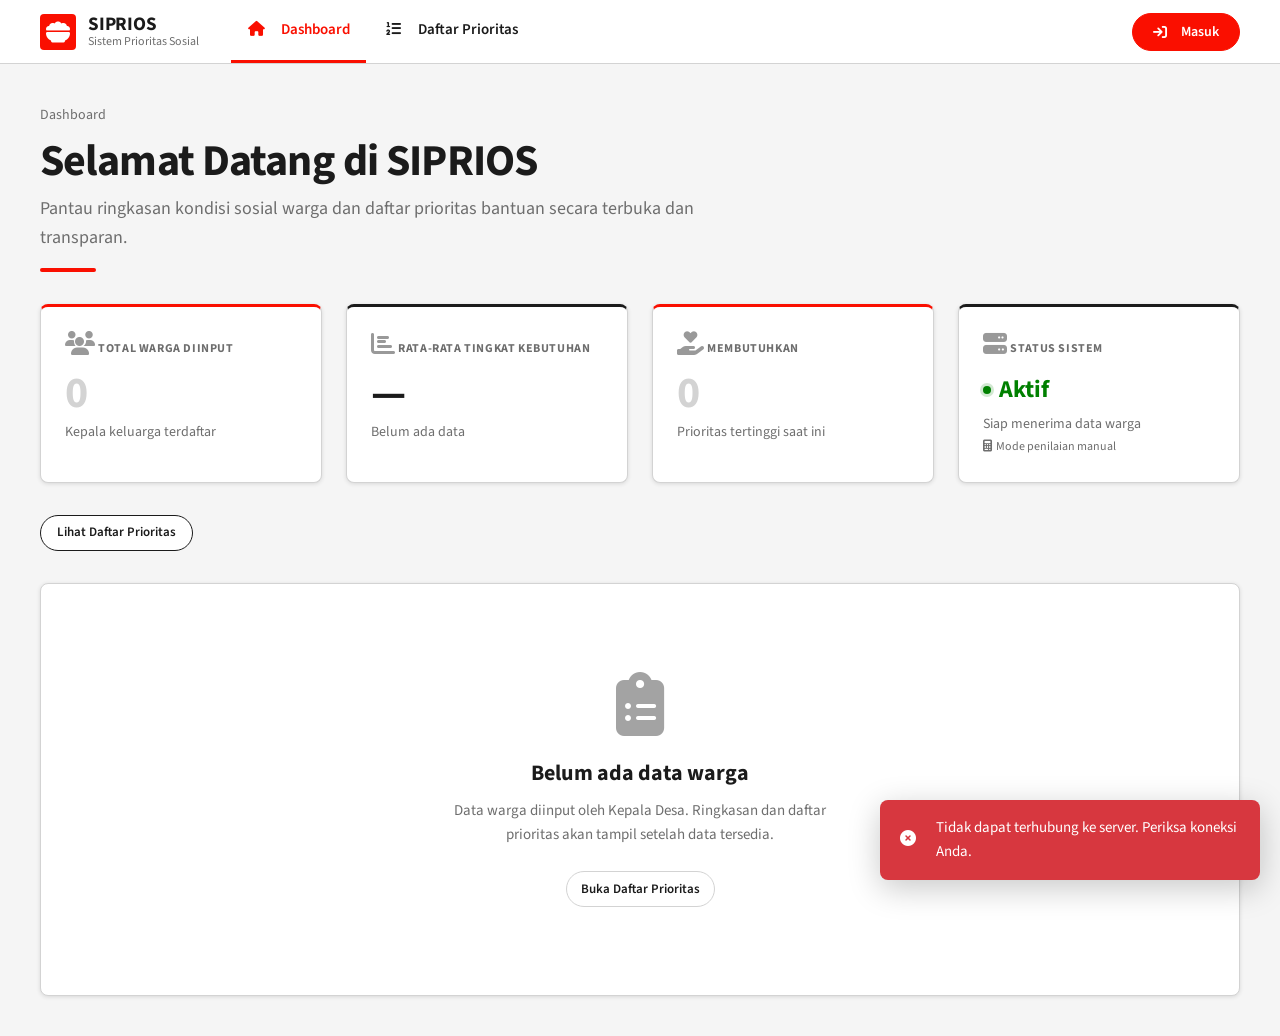
<file: frontend/index.html>
<!DOCTYPE html>
<html lang="id">
<head>
<meta charset="UTF-8">
<meta name="viewport" content="width=device-width, initial-scale=1.0">
<title>SIPRIOS</title>
<link rel="icon" type="image/svg+xml" href="assets/favicon.svg">
<link rel="stylesheet" href="css/style.css">
<link rel="stylesheet" href="assets/fontawesome/css/all.min.css">
</head>
<body>
<div class="app" data-screen-label="Dashboard">
  <div id="shell-sidebar"></div>
  <div class="main">
    <div id="shell-topbar"></div>
    <div class="content">
      <div class="content__inner">

        <nav class="breadcrumb"><span>Dashboard</span></nav>
        <div class="page-hero">
          <h1>Selamat Datang, Pengurus RT</h1>
          <p>Kelola data sosial warga RT dengan adil dan transparan. Pantau ringkasan kondisi warga di wilayah Anda di bawah ini.</p>
          <div class="batik-rule"></div>
        </div>

        <!-- Stat cards -->
        <div class="stat-grid" id="statGrid"></div>

        <!-- CTA -->
        <div style="display:flex;gap:16px;flex-wrap:wrap;margin-bottom:32px;">
          <a class="btn btn--primary btn--lg" href="pages/input.html" id="ctaInput" style="display:none;">Input Data Warga</a>
          <a class="btn btn--outline btn--lg" href="pages/prioritas.html">Lihat Daftar Prioritas</a>
        </div>

        <!-- Distribusi + Data terbaru -->
        <div id="dataArea"></div>

      </div>
    </div>
  </div>
</div>

<script src="js/core.js"></script>
<script>
(function () {
  var S = window.SIPRIOS;
  if (!S.renderShell({ active: "/index.html", title: "Dashboard" })) return;

  var user = S.Auth.current();
  var isKepalaDesa = S.Auth.isKepalaDesa();
  var ctaInput = document.getElementById("ctaInput");
  if (ctaInput && isKepalaDesa) ctaInput.style.display = "inline-flex";

  // Sapa pengguna sesuai status
  var heroH1 = document.querySelector(".page-hero h1");
  var heroP = document.querySelector(".page-hero p");
  if (heroH1) heroH1.textContent = user ? ("Selamat Datang, " + user.nama) : "Selamat Datang di SIPRIOS";
  if (heroP) heroP.textContent = isKepalaDesa
    ? "Kelola data sosial warga desa dengan adil dan transparan. Pantau ringkasan kondisi warga di bawah ini."
    : "Pantau ringkasan kondisi sosial warga dan daftar prioritas bantuan secara terbuka dan transparan.";

  S.overlay(true, "Memuat data...");
  Promise.all([
    S.listWarga(),
    fetch(S.API_BASE + "/health").then(function (r) { return r.json(); }).catch(function () { return null; })
  ]).then(function (res) {
    S.overlay(false);
    renderDashboard(res[0], res[1]);
  }).catch(function (err) {
    S.overlay(false);
    S.toast(err.message || "Gagal memuat data warga dari server.", "error");
    renderDashboard([], null);
  });

  function renderDashboard(list, health) {
  var total = list.length;
  var avg = total ? Math.round(list.reduce(function (a, w) { return a + w.score; }, 0) / total) : null;
  var sangat = list.filter(function (w) { return w.score >= 70; }).length;

  // Stat cards
  var cards = [
    { label: "Total Warga Diinput", value: total, hint: "Kepala keluarga terdaftar", accent: "", icon: "fa-users" },
    { label: "Rata-rata Tingkat Kebutuhan", value: avg === null ? "&mdash;" : avg, hint: total ? "Skala 0–100" : "Belum ada data", accent: "gold", icon: "fa-chart-bar" },
    { label: "Membutuhkan", value: sangat, hint: "Prioritas tertinggi saat ini", accent: "", icon: "fa-hand-holding-heart" }
  ];
  var html = cards.map(function (c) {
    var empty = (c.value === 0 || c.value === "&mdash;") ? " is-empty" : "";
    return '<div class="stat-card ' + (c.accent === "gold" ? "accent-gold" : "") + '">' +
      '<div class="label"><i class="fa-solid ' + c.icon + ' stat-icon"></i> ' + c.label + '</div>' +
      '<div class="value' + empty + '">' + c.value + '</div>' +
      '<div class="hint">' + c.hint + '</div></div>';
  }).join("");
  // Status sistem card
  var mlIcon, mlText, mlColor;
  if (health && health.ml_tabular && health.ml_cv) {
    mlIcon = "fa-brain"; mlText = "Model AI aktif"; mlColor = "#008000";
  } else if (health && health.ml_tabular) {
    mlIcon = "fa-brain"; mlText = "Model AI aktif (tanpa analisis foto)"; mlColor = "#008000";
  } else {
    mlIcon = "fa-calculator"; mlText = "Mode penilaian manual"; mlColor = "#6E6E6E";
  }
  html += '<div class="stat-card accent-gold"><div class="label"><i class="fa-solid fa-server stat-icon"></i> Status Sistem</div>' +
    '<div class="stat-status" style="color:var(--color-success);"><span class="status-dot is-on"></span> Aktif</div>' +
    '<div class="hint">Siap menerima data warga<br><span style="font-size:12px;color:' + mlColor + ';"><i class="fa-solid ' + mlIcon + '" style="font-size:12px;margin-right:4px;"></i>' + mlText + '</span></div></div>';
  document.getElementById("statGrid").innerHTML = html;

  var area = document.getElementById("dataArea");

  if (total === 0) {
    var emptyCta = isKepalaDesa
      ? '<a class="btn btn--primary" href="pages/input.html">Input Data Warga Pertama</a>'
      : '<a class="btn btn--ghost" href="pages/prioritas.html">Buka Daftar Prioritas</a>';
    area.innerHTML =
      '<div class="card"><div class="empty">' +
        '<div class="ic empty-icon"><i class="fa-solid fa-clipboard-list"></i></div>' +
        '<h3>Belum ada data warga</h3>' +
        '<p>' + (isKepalaDesa
          ? 'Mulai dengan menginput data rumah tangga warga untuk melihat ringkasan dan tingkat kebutuhan bantuan.'
          : 'Data warga diinput oleh Kepala Desa. Ringkasan dan daftar prioritas akan tampil setelah data tersedia.') + '</p>' +
        emptyCta +
      '</div></div>';
    return;
  }

  // Distribusi tingkat kebutuhan (data nyata)
  var buckets = [
    { key: "need1", label: "Membutuhkan", color: "#dc2626", n: list.filter(function (w){return w.kategori.level===1;}).length },
    { key: "need2", label: "Rawan", color: "#ea580c", n: list.filter(function (w){return w.kategori.level===2;}).length },
    { key: "need3", label: "Cukup", color: "#ca8a04", n: list.filter(function (w){return w.kategori.level===3;}).length },
    { key: "need4", label: "Mandiri", color: "#6b7280", n: list.filter(function (w){return w.kategori.level===4;}).length }
  ];
  var maxN = Math.max.apply(null, buckets.map(function (b) { return b.n; })) || 1;
  var bars = buckets.map(function (b) {
    var h = Math.round((b.n / maxN) * 140) + (b.n ? 8 : 0);
    return '<div class="bar-col"><div class="bar-val" style="color:' + b.color + '">' + b.n + '</div>' +
      '<div class="bar" style="height:' + h + 'px;background:' + b.color + '"></div>' +
      '<div class="bar-label">' + b.label + '</div></div>';
  }).join("");

  // 5 data terbaru
  var recent = list.slice(0, 5);
  var rows = recent.map(function (w) {
    return '<tr class="is-clickable" data-id="' + w.id + '">' +
      '<td><b>' + w.nama + '</b></td>' +
      '<td><span class="badge badge--' + w.kategori.key + '"><span class="dot"></span>' + w.kategori.label + '</span></td>' +
      '<td style="color:var(--color-muted)">' + S.tanggalID(w.tanggal) + '</td></tr>';
  }).join("");

  area.innerHTML =
    '<div class="layout-2col" style="margin-bottom:32px;">' +
      '<div class="card">' +
        '<div class="section-head"><div><span class="eyebrow"><span class="diamond">&#9670;</span> Sebaran Kebutuhan</span><h2 style="font-size:18px;margin-top:4px;">Tingkat Kebutuhan Warga</h2></div></div>' +
        '<div class="bar-chart">' + bars + '</div>' +
      '</div>' +
      '<div class="card">' +
        '<div class="section-head"><div><span class="eyebrow"><span class="diamond">&#9670;</span> Data Terbaru Diinput</span><h2 style="font-size:18px;margin-top:4px;">Warga Terakhir</h2></div></div>' +
        '<div class="table-wrap"><table class="tbl"><thead><tr><th>Nama KK</th><th>Tingkat Kebutuhan</th><th>Tanggal</th></tr></thead><tbody>' + rows + '</tbody></table></div>' +
      '</div>' +
    '</div>';

  area.querySelectorAll("tr[data-id]").forEach(function (tr) {
    tr.addEventListener("click", function () {
      S.Store.select(tr.getAttribute("data-id"));
      window.location.href = "pages/profil.html";
    });
  });
  }
})();
</script>
</body>
</html>
</file>
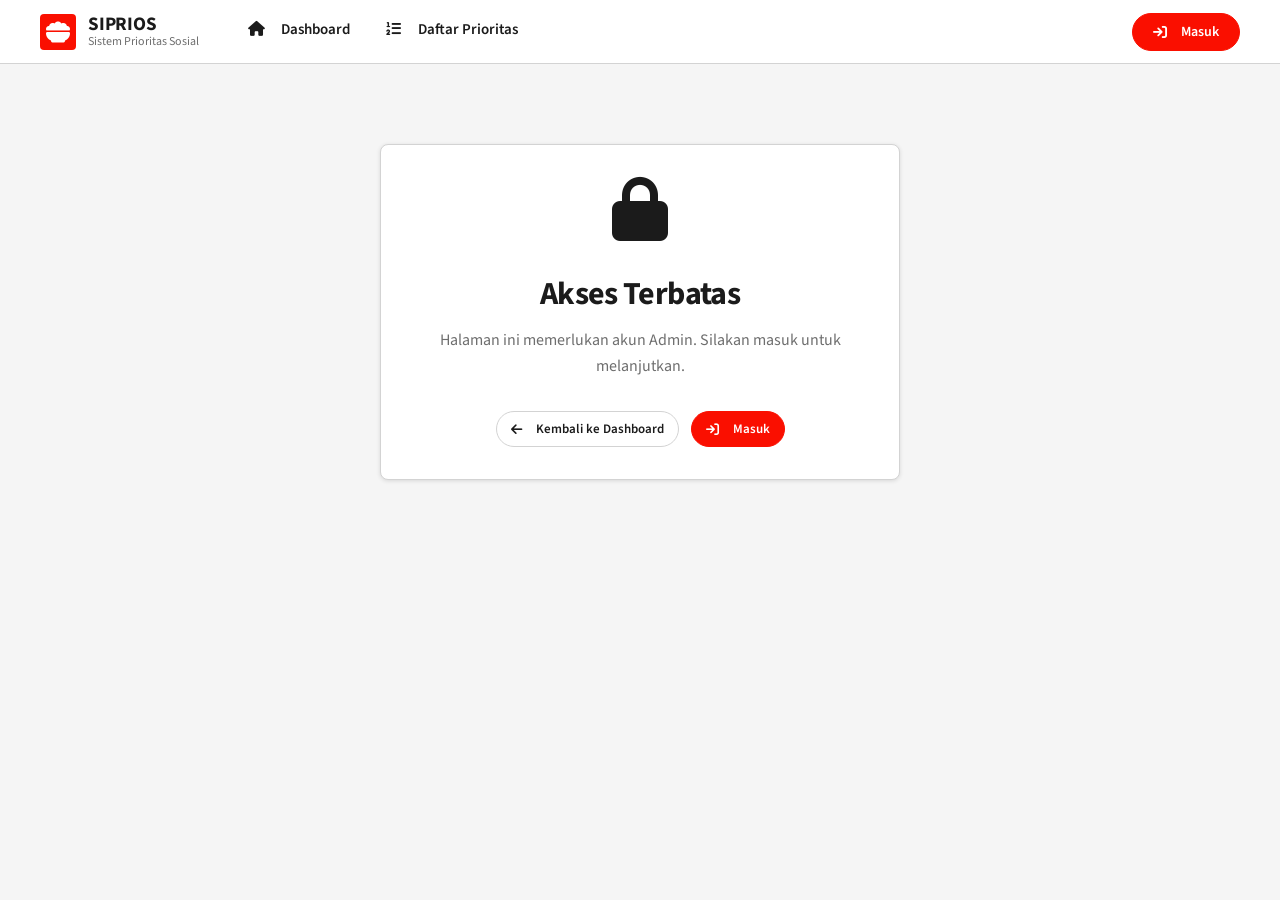
<file: frontend/pages/approval.html>
<!DOCTYPE html>
<html lang="id">
<head>
<meta charset="UTF-8">
<meta name="viewport" content="width=device-width, initial-scale=1.0">
<title>SIPRIOS</title>
<link rel="icon" type="image/svg+xml" href="../assets/favicon.svg">
<link rel="stylesheet" href="../css/style.css">
<link rel="stylesheet" href="../assets/fontawesome/css/all.min.css">
</head>
<body>
<div class="app" data-screen-label="Persetujuan Akun">
  <div id="shell-sidebar"></div>
  <div class="main">
    <div id="shell-topbar"></div>
    <div class="content">
      <div class="content__inner">

        <nav class="breadcrumb"><a href="../index.html">Dashboard</a><span class="sep">&rsaquo;</span><span>Persetujuan Akun</span></nav>
        <div class="page-hero">
          <h1>Persetujuan Akun Kepala Desa</h1>
          <p>Tinjau surat keterangan yang diunggah pendaftar, lalu setujui atau tolak permohonan akun Kepala Desa.</p>
          <div class="batik-rule"></div>
        </div>

        <div class="stat-grid" id="statGrid"></div>

        <div class="card card--pad-lg">
          <div class="section-head"><div><span class="eyebrow"><span class="diamond">&#9670;</span> Menunggu Persetujuan</span><h2 style="font-size:20px;margin-top:4px;">Permohonan Akun Masuk</h2></div></div>
          <div id="tableArea"></div>
        </div>

      </div>
    </div>
  </div>
</div>

<script src="../js/core.js"></script>
<script>
(function () {
  var S = window.SIPRIOS;
  if (!S.renderShell({ active: "/pages/approval.html", title: "Persetujuan Akun", requireRole: "admin" })) return;

  function load() {
    S.overlay(true, "Memuat data...");
    return S.Auth.pending().then(function (pending) {
      S.overlay(false);
      render(pending);
    }).catch(function (err) {
      S.overlay(false);
      S.toast(err.message || "Gagal memuat permohonan akun.", "error");
      render([]);
    });
  }

  function render(pending) {
    var cards = [
      { label: "Menunggu Persetujuan", value: pending.length, hint: "Permohonan Kepala Desa", gold: false }
    ];
    document.getElementById("statGrid").innerHTML = cards.map(function (c) {
      var empty = c.value === 0 ? " is-empty" : "";
      return '<div class="stat-card ' + (c.gold ? "accent-gold" : "") + '"><div class="label">' + c.label + '</div>' +
        '<div class="value' + empty + '">' + c.value + '</div><div class="hint">' + c.hint + '</div></div>';
    }).join("");

    var area = document.getElementById("tableArea");
    if (pending.length === 0) {
      area.innerHTML = '<div class="empty"><div class="ic empty-icon"><i class="fa-solid fa-circle-check"></i></div><h3>Tidak ada permohonan tertunda</h3>' +
        '<p>Semua pendaftaran Kepala Desa sudah ditinjau. Permohonan baru akan muncul di sini.</p></div>';
      return;
    }

    var rows = pending.map(function (u) {
      var suratBtn = u.suratUrl
        ? '<button class="btn btn--ghost" data-act="lihat" data-user="' + u.username + '" style="min-height:auto;padding:6px 14px;"><i class="fa-solid fa-file-pdf btn-icon"></i>Lihat Surat</button>'
        : '<span style="font-size:13px;color:var(--color-muted);">Tidak ada surat</span>';
      return '<tr>' +
        '<td><b>' + u.nama + '</b></td>' +
        '<td class="kk-no">' + u.username + '</td>' +
        '<td style="color:var(--color-muted)">' + S.tanggalID(u.tanggal) + '</td>' +
        '<td>' + suratBtn + '</td>' +
        '<td><div style="display:flex;gap:8px;flex-wrap:wrap;">' +
          '<button class="btn btn--primary" data-act="setuju" data-user="' + u.username + '" style="min-height:auto;padding:7px 16px;"><i class="fa-solid fa-check btn-icon"></i>Setujui</button>' +
          '<button class="btn btn--ghost" data-act="tolak" data-user="' + u.username + '" style="min-height:auto;padding:7px 16px;color:var(--color-danger);border-color:var(--color-danger);"><i class="fa-solid fa-xmark btn-icon"></i>Tolak</button>' +
        '</div></td>' +
        '</tr>';
    }).join("");

    area.innerHTML = '<div class="table-wrap"><table class="tbl"><thead><tr>' +
      '<th>Nama Pendaftar</th><th>Username</th><th>Tanggal Daftar</th><th>Surat Bukti</th><th>Tindakan</th>' +
      '</tr></thead><tbody>' + rows + '</tbody></table></div>';

    function doApprove(username, nama) {
      S.overlay(true, "Memproses...");
      S.Auth.approve(username).then(function () {
        S.overlay(false);
        S.toast(nama + " disetujui. Kepala Desa kini dapat masuk.", "success");
        load();
      }).catch(function (err) {
        S.overlay(false);
        S.toast(err.message || "Gagal menyetujui permohonan.", "error");
      });
    }

    function doReject(username, nama) {
      S.overlay(true, "Memproses...");
      S.Auth.reject(username).then(function () {
        S.overlay(false);
        S.toast("Permohonan ditolak.", "info");
        load();
      }).catch(function (err) {
        S.overlay(false);
        S.toast(err.message || "Gagal menolak permohonan.", "error");
      });
    }

    area.querySelectorAll("button[data-act]").forEach(function (btn) {
      btn.addEventListener("click", function () {
        var username = btn.getAttribute("data-user");
        var act = btn.getAttribute("data-act");
        var u = pending.find(function (x) { return x.username === username; });
        if (act === "lihat") {
          if (!u || !u.suratUrl) { S.toast("Surat tidak tersedia.", "error"); return; }
          S.openModal(
            '<button class="close" data-close><i class="fa-solid fa-xmark"></i></button>' +
            '<h3 style="margin-bottom:8px;">Surat Keterangan</h3>' +
            '<p style="font-size:13px;color:var(--color-muted);margin:0 0 16px;">Pendaftar: <b>' + u.nama + '</b> (' + u.username + ')</p>' +
            '<iframe src="' + u.suratUrl + '" style="width:100%;height:62vh;border:1px solid var(--color-border);border-radius:8px;background:#fff;"></iframe>' +
            '<div style="display:flex;gap:12px;margin-top:16px;">' +
              '<button class="btn btn--ghost btn--block" data-close>Tutup</button>' +
              '<button class="btn btn--primary btn--block" id="approveFromModal"><i class="fa-solid fa-check btn-icon"></i>Setujui Pendaftar</button>' +
            '</div>'
          );
          var bd = document.getElementById("sipriosModal");
          bd.querySelector(".modal").style.maxWidth = "720px";
          bd.querySelectorAll("[data-close]").forEach(function (b) { b.addEventListener("click", S.closeModal); });
          bd.querySelector("#approveFromModal").addEventListener("click", function () {
            S.closeModal();
            doApprove(username, u.nama);
          });
        } else if (act === "setuju") {
          doApprove(username, u ? u.nama : username);
        } else if (act === "tolak") {
          S.openConfirm("Tolak Permohonan", "Permohonan akun \"" + (u ? u.nama : "") + "\" akan dihapus. Lanjutkan?", function () {
            doReject(username, u ? u.nama : username);
          });
        }
      });
    });
  }

  load();
})();
</script>
</body>
</html>
</file>
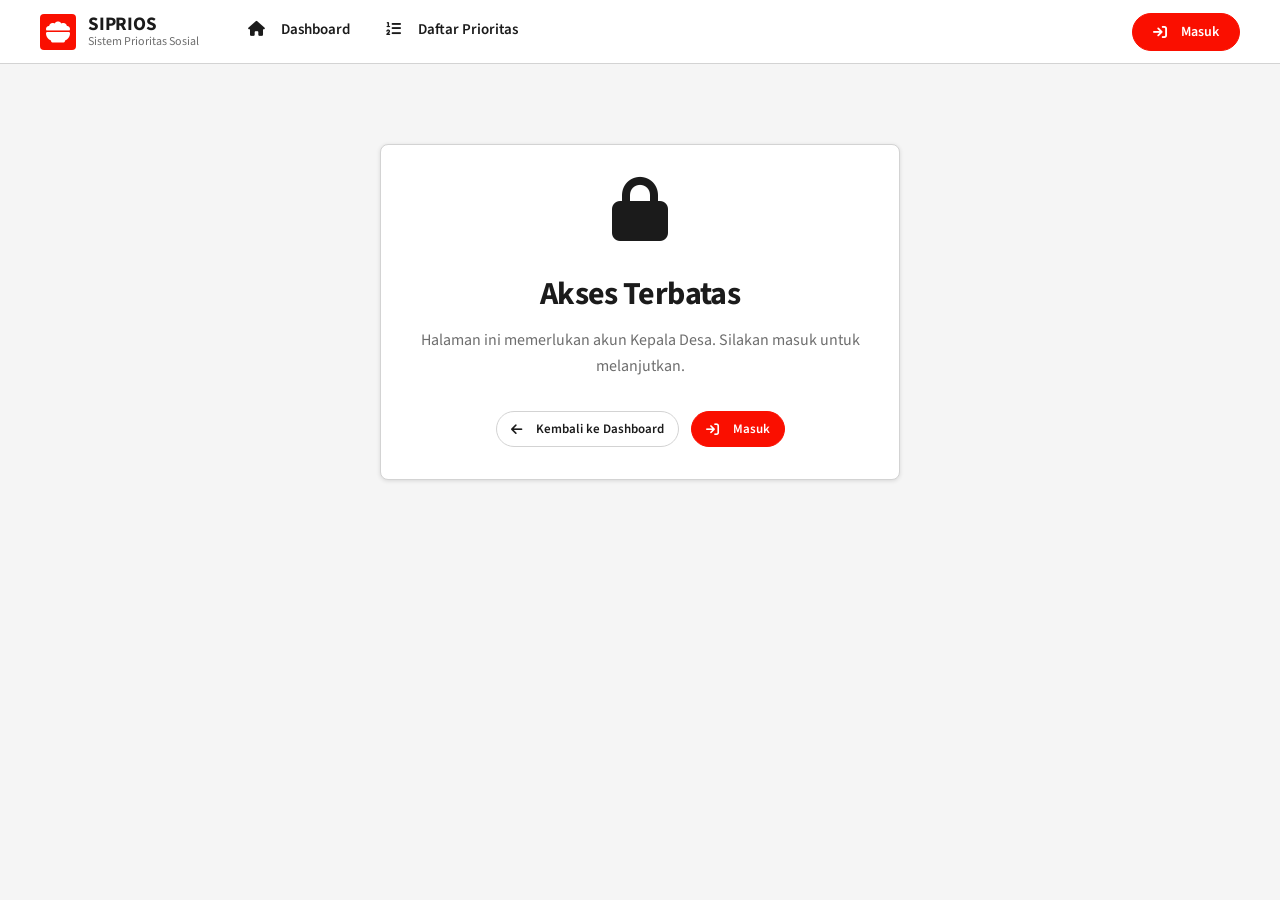
<file: frontend/pages/input.html>
<!DOCTYPE html>
<html lang="id">
<head>
<meta charset="UTF-8">
<meta name="viewport" content="width=device-width, initial-scale=1.0">
<title>SIPRIOS</title>
<link rel="icon" type="image/svg+xml" href="../assets/favicon.svg">
<link rel="stylesheet" href="../css/style.css">
<link rel="stylesheet" href="../assets/fontawesome/css/all.min.css">
</head>
<body>
<div class="app" data-screen-label="Input Data Warga">
  <div id="shell-sidebar"></div>
  <div class="main">
    <div id="shell-topbar"></div>
    <div class="content">
      <div class="content__inner">

        <nav class="breadcrumb"><a href="../index.html">Dashboard</a><span class="sep">&rsaquo;</span><a href="prioritas.html">Daftar Prioritas</a><span class="sep">&rsaquo;</span><span id="breadcrumbLabel">Input Data Warga</span></nav>
        <div class="page-hero">
          <h1 id="pageTitle">Input Data Rumah Tangga</h1>
          <p id="pageDesc">Isi data satu kepala keluarga selengkap mungkin. Data ini digunakan untuk menilai tingkat kebutuhan bantuan secara objektif.</p>
          <div class="batik-rule"></div>
        </div>

        <form id="wargaForm" novalidate>
        <div class="input-layout">

          <!-- Form -->
          <div class="card card--pad-lg">
            <div class="form-grid">

              <div class="fieldset-label"><span class="diamond">&#9670;</span> Identitas Keluarga</div>

              <div class="field" data-field="nomorKK">
                <label for="nomorKK">Nomor KK <span class="req">*</span></label>
                <input type="text" id="nomorKK" name="nomorKK" inputmode="numeric" maxlength="16" placeholder="35XXXXXXXXXXXXXX">
                <span class="err-msg" id="nomorKKErrMsg">Nomor KK harus tepat 16 digit angka</span>
              </div>

              <div class="field" data-field="nama">
                <label for="nama">Nama Kepala Keluarga <span class="req">*</span></label>
                <input type="text" id="nama" name="nama" placeholder="contoh: Budi Santoso">
                <span class="err-msg">Nama minimal 3 karakter</span>
              </div>

              <div class="field" data-field="sewaBulanan">
                <label for="sewaBulanan">Sewa Bulanan (Rp)</label>
                <input type="number" id="sewaBulanan" name="sewaBulanan" min="0" placeholder="0 jika milik sendiri">
                <span class="helper">Kosongkan atau isi 0 jika rumah milik sendiri</span>
              </div>

              <div class="field" data-field="punyaKulkas">
                <label>Punya Kulkas?</label>
                <div class="pill-row" data-pill="punyaKulkas">
                  <label class="pill"><input type="radio" name="punyaKulkas" value="Ya">Ya</label>
                  <label class="pill"><input type="radio" name="punyaKulkas" value="Tidak">Tidak</label>
                </div>
              </div>

              <div class="fieldset-label"><span class="diamond">&#9670;</span> Komposisi Keluarga</div>

              <div class="field" data-field="totalAnggota">
                <label for="totalAnggota">Total Anggota Keluarga <span class="req">*</span></label>
                <div class="stepper-row"><div class="stepper"><button type="button" data-step="-1"><i class="fa-solid fa-minus"></i></button><input type="number" id="totalAnggota" name="totalAnggota" min="1" placeholder="0"><button type="button" data-step="1"><i class="fa-solid fa-plus"></i></button></div><span class="stepper-unit">orang</span></div>
                <span class="err-msg">Total anggota minimal 1 orang</span>
              </div>

              <div class="field" data-field="jumlahDewasa">
                <label for="jumlahDewasa">Jumlah Dewasa <span class="req">*</span></label>
                <div class="stepper-row"><div class="stepper"><button type="button" data-step="-1"><i class="fa-solid fa-minus"></i></button><input type="number" id="jumlahDewasa" name="jumlahDewasa" min="1" placeholder="0"><button type="button" data-step="1"><i class="fa-solid fa-plus"></i></button></div><span class="stepper-unit">orang</span></div>
                <span class="err-msg">Jumlah dewasa minimal 1 orang</span>
              </div>

              <div class="field" data-field="jumlahAnak">
                <label for="jumlahAnak">Jumlah Anak (0&ndash;19 thn) <span class="req">*</span></label>
                <div class="stepper-row"><div class="stepper"><button type="button" data-step="-1"><i class="fa-solid fa-minus"></i></button><input type="number" id="jumlahAnak" name="jumlahAnak" min="0" placeholder="0"><button type="button" data-step="1"><i class="fa-solid fa-plus"></i></button></div><span class="stepper-unit">orang</span></div>
                <span class="err-msg">Wajib diisi (boleh 0)</span>
              </div>

              <div class="field" data-field="jumlahLansia">
                <label for="jumlahLansia">Jumlah Lansia (65+ thn) <span class="req">*</span></label>
                <div class="stepper-row"><div class="stepper"><button type="button" data-step="-1"><i class="fa-solid fa-minus"></i></button><input type="number" id="jumlahLansia" name="jumlahLansia" min="0" placeholder="0"><button type="button" data-step="1"><i class="fa-solid fa-plus"></i></button></div><span class="stepper-unit">orang</span></div>
                <span class="err-msg">Wajib diisi (boleh 0)</span>
              </div>

              <div class="fieldset-label"><span class="diamond">&#9670;</span> Kondisi Hunian</div>

              <div class="field" data-field="jumlahRuangan">
                <label for="jumlahRuangan">Jumlah Ruangan <span class="req">*</span></label>
                <div class="stepper-row"><div class="stepper"><button type="button" data-step="-1"><i class="fa-solid fa-minus"></i></button><input type="number" id="jumlahRuangan" name="jumlahRuangan" min="1" placeholder="0"><button type="button" data-step="1"><i class="fa-solid fa-plus"></i></button></div><span class="stepper-unit">ruang</span></div>
                <span class="err-msg">Minimal 1 ruangan</span>
              </div>

              <div class="field" data-field="kamarTidur">
                <label for="kamarTidur">Jumlah Kamar Tidur <span class="req">*</span></label>
                <div class="stepper-row"><div class="stepper"><button type="button" data-step="-1"><i class="fa-solid fa-minus"></i></button><input type="number" id="kamarTidur" name="kamarTidur" min="0" placeholder="0"><button type="button" data-step="1"><i class="fa-solid fa-plus"></i></button></div><span class="stepper-unit">kamar</span></div>
                <span class="err-msg">Wajib diisi (boleh 0)</span>
              </div>

              <div class="field" data-field="punyaKamarMandi">
                <label>Punya Kamar Mandi?</label>
                <div class="pill-row" data-pill="punyaKamarMandi">
                  <label class="pill"><input type="radio" name="punyaKamarMandi" value="Ya">Ya</label>
                  <label class="pill"><input type="radio" name="punyaKamarMandi" value="Tidak">Tidak</label>
                </div>
              </div>

              <div class="field" data-field="airBersih">
                <label>Air Bersih di Dalam Rumah?</label>
                <div class="pill-row" data-pill="airBersih">
                  <label class="pill"><input type="radio" name="airBersih" value="Ya">Ya</label>
                  <label class="pill"><input type="radio" name="airBersih" value="Tidak">Tidak</label>
                </div>
              </div>

              <div class="field" data-field="adaListrik">
                <label>Ada Listrik?</label>
                <div class="pill-row" data-pill="adaListrik">
                  <label class="pill"><input type="radio" name="adaListrik" value="Ya">Ya</label>
                  <label class="pill"><input type="radio" name="adaListrik" value="Tidak">Tidak</label>
                </div>
              </div>

              <div class="field" data-field="punyaPlafon">
                <label>Punya Plafon?</label>
                <div class="pill-row" data-pill="punyaPlafon">
                  <label class="pill"><input type="radio" name="punyaPlafon" value="Ya">Ya</label>
                  <label class="pill"><input type="radio" name="punyaPlafon" value="Tidak">Tidak</label>
                </div>
              </div>

              <div class="field" data-field="punyaDapur">
                <label>Punya Dapur?</label>
                <div class="pill-row" data-pill="punyaDapur">
                  <label class="pill"><input type="radio" name="punyaDapur" value="Ya">Ya</label>
                  <label class="pill"><input type="radio" name="punyaDapur" value="Tidak">Tidak</label>
                </div>
              </div>

              <div class="field field--full" data-field="statusToilet">
                <label>Status Toilet <span class="req">*</span></label>
                <div class="pill-row" data-pill="statusToilet">
                  <label class="pill"><input type="radio" name="statusToilet" value="Tidak Ada">Tidak Ada</label>
                  <label class="pill"><input type="radio" name="statusToilet" value="Tidak Layak">Tidak Layak</label>
                  <label class="pill"><input type="radio" name="statusToilet" value="Layak">Layak</label>
                </div>
                <span class="err-msg">Status toilet wajib dipilih</span>
              </div>

              <div class="field field--full" data-field="statusRumah">
                <label>Status Kepemilikan Rumah <span class="req">*</span></label>
                <div class="pill-row" data-pill="statusRumah">
                  <label class="pill"><input type="radio" name="statusRumah" value="Milik Sendiri">Milik Sendiri</label>
                  <label class="pill"><input type="radio" name="statusRumah" value="Sewa/Cicilan">Sewa/Cicilan</label>
                  <label class="pill"><input type="radio" name="statusRumah" value="Tidak Layak">Tidak Layak</label>
                  <label class="pill"><input type="radio" name="statusRumah" value="Lainnya">Lainnya</label>
                </div>
                <span class="err-msg">Status kepemilikan wajib dipilih</span>
              </div>

              <div class="fieldset-label"><span class="diamond">&#9670;</span> Pendidikan</div>

              <div class="field" data-field="rataSekolah">
                <label for="rataSekolah">Rata-rata Tahun Sekolah Dewasa <span class="req">*</span></label>
                <input type="number" id="rataSekolah" name="rataSekolah" min="0" max="20" step="0.5" placeholder="contoh: 9 (setara SMP)">
                <span class="err-msg">Nilai 0&ndash;20 tahun</span>
              </div>

              <div class="field" data-field="adaTidakSekolah">
                <label>Ada yang Tidak Pernah Sekolah?</label>
                <div class="pill-row" data-pill="adaTidakSekolah">
                  <label class="pill"><input type="radio" name="adaTidakSekolah" value="Ya">Ya</label>
                  <label class="pill"><input type="radio" name="adaTidakSekolah" value="Tidak">Tidak</label>
                </div>
              </div>

              <div class="field" data-field="adaPendidikanTinggi">
                <label>Ada yang Pendidikan Tinggi (S1+)?</label>
                <div class="pill-row" data-pill="adaPendidikanTinggi">
                  <label class="pill"><input type="radio" name="adaPendidikanTinggi" value="Ya">Ya</label>
                  <label class="pill"><input type="radio" name="adaPendidikanTinggi" value="Tidak">Tidak</label>
                </div>
              </div>

              <div class="field field--full">
                <label for="foto">Foto Kondisi Rumah</label>
                <label class="upload" for="foto" id="uploadBox">
                  <div class="ic"><i class="fa-solid fa-camera"></i></div>
                  <p>Klik untuk pilih foto &middot; JPG, PNG, WebP &middot; maks 5MB</p>
                </label>
                <input type="file" id="foto" name="foto" accept="image/jpeg,image/png,image/webp" hidden>
                <div class="upload-preview" id="fotoPreview" style="display:none;">
                  <img id="fotoImg" alt="Pratinjau foto kondisi rumah">
                  <div><b id="fotoName" style="font-size:14px;"></b><br><button type="button" class="btn btn--ghost" id="fotoRemove" style="margin-top:8px;min-height:auto;padding:6px 12px;">Hapus</button></div>
                </div>
              </div>

            </div>
          </div>

          <!-- Ringkasan -->
          <div class="summary-panel">
            <div class="card">
              <div class="section-head"><span class="eyebrow"><span class="diamond">&#9670;</span> Ringkasan Data</span></div>
              <div class="summary-row"><span class="k">Nama KK</span><span class="v" id="sumNama">&mdash;</span></div>
              <div class="summary-row"><span class="k">Nomor KK</span><span class="v kk-no" id="sumKK">&mdash;</span></div>
              <div class="summary-row"><span class="k">Total Anggota</span><span class="v" id="sumTotal">&mdash;</span></div>
              <div class="summary-row"><span class="k">Komposisi</span><span class="v" id="sumKomposisi">&mdash;</span></div>

              <div style="font-size:13px;font-weight:600;color:var(--color-muted);margin:16px 0 4px;">Fasilitas Dasar</div>
              <div class="util-grid" id="utilGrid">
                <div class="util-chip"><span class="mark no" data-u="punyaKamarMandi"><i class="fa-solid fa-xmark"></i></span> Kamar Mandi</div>
                <div class="util-chip"><span class="mark no" data-u="airBersih"><i class="fa-solid fa-xmark"></i></span> Air Bersih</div>
                <div class="util-chip"><span class="mark no" data-u="adaListrik"><i class="fa-solid fa-xmark"></i></span> Listrik</div>
                <div class="util-chip"><span class="mark no" data-u="punyaPlafon"><i class="fa-solid fa-xmark"></i></span> Plafon</div>
                <div class="util-chip"><span class="mark no" data-u="punyaDapur"><i class="fa-solid fa-xmark"></i></span> Dapur</div>
              </div>

              <div id="sumFotoWrap" style="display:none;margin:12px 0;">
                <div style="font-size:13px;font-weight:600;color:var(--color-muted);margin-bottom:6px;">Foto Kondisi Rumah</div>
                <img id="sumFoto" style="width:100%;border-radius:8px;border:1px solid var(--color-border);" alt="Foto kondisi rumah">
              </div>

              <div class="progress-wrap">
                <div class="progress-label"><span>Kelengkapan data wajib</span><span id="progText">0/11</span></div>
                <div class="progress-track"><div class="progress-fill" id="progFill"></div></div>
              </div>

              <button type="submit" class="btn btn--primary btn--block btn--lg" style="margin-top:20px;">Simpan &amp; Nilai Kelayakan</button>
            </div>
          </div>

        </div>
        </form>

      </div>
    </div>
  </div>
</div>

<script src="../js/core.js"></script>
<script src="../js/input-page.js"></script>
</body>
</html>
</file>
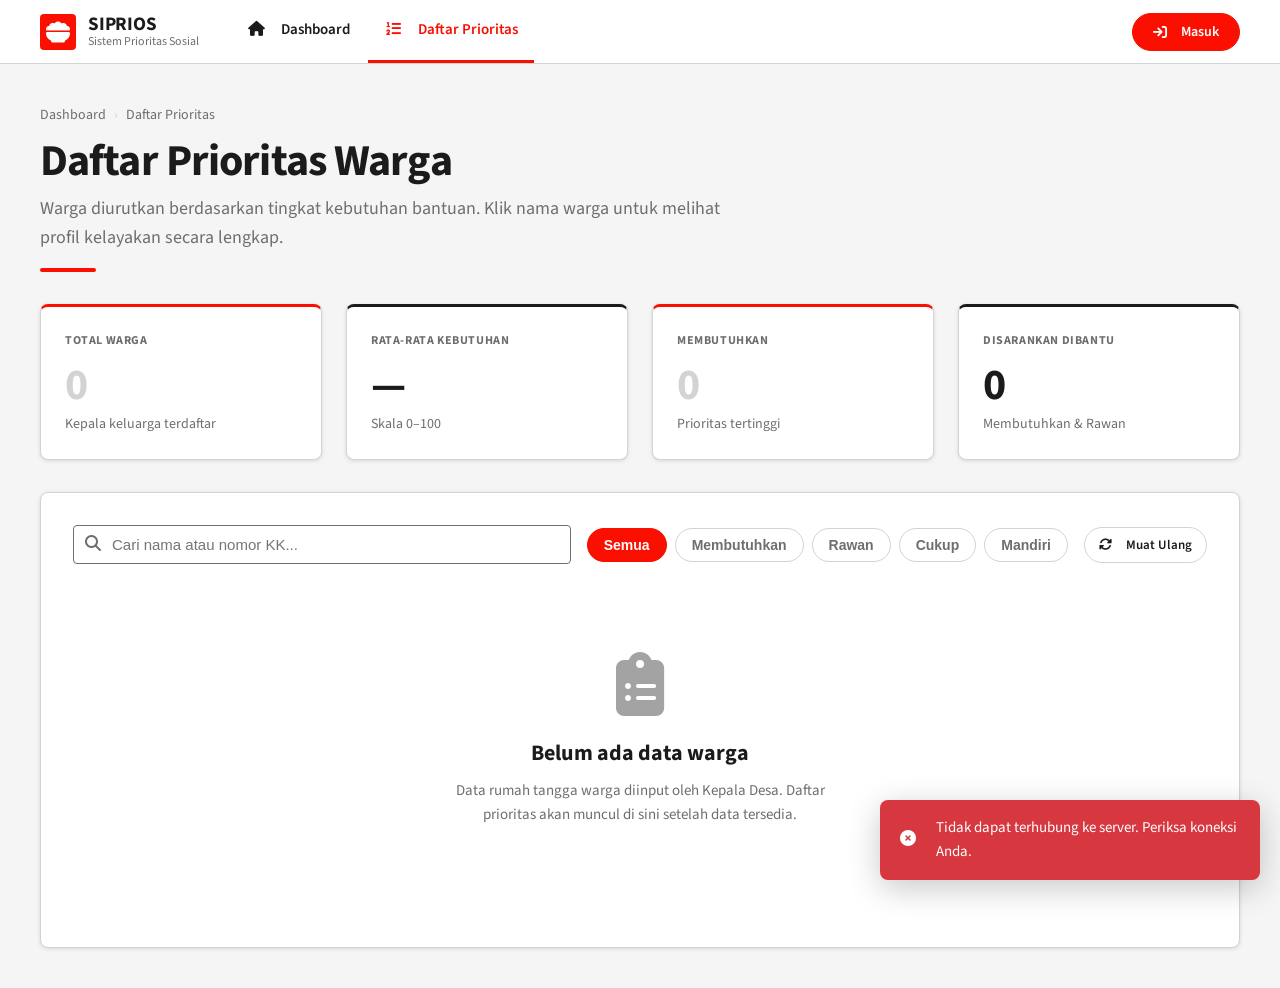
<file: frontend/pages/prioritas.html>
<!DOCTYPE html>
<html lang="id">
<head>
<meta charset="UTF-8">
<meta name="viewport" content="width=device-width, initial-scale=1.0">
<title>SIPRIOS</title>
<link rel="icon" type="image/svg+xml" href="../assets/favicon.svg">
<link rel="stylesheet" href="../css/style.css">
<link rel="stylesheet" href="../assets/fontawesome/css/all.min.css">
</head>
<body>
<div class="app" data-screen-label="Daftar Prioritas">
  <div id="shell-sidebar"></div>
  <div class="main">
    <div id="shell-topbar"></div>
    <div class="content">
      <div class="content__inner">

        <nav class="breadcrumb"><a href="../index.html">Dashboard</a><span class="sep">&rsaquo;</span><span>Daftar Prioritas</span></nav>
        <div class="page-hero">
          <h1>Daftar Prioritas Warga</h1>
          <p>Warga diurutkan berdasarkan tingkat kebutuhan bantuan. Klik nama warga untuk melihat profil kelayakan secara lengkap.</p>
          <div class="batik-rule"></div>
        </div>

        <div class="stat-grid" id="statGrid"></div>

        <div id="roleBanner"></div>

        <div class="card card--pad-lg" id="listCard">
          <div class="toolbar">
            <div class="search-box"><span class="ic"><i class="fa-solid fa-magnifying-glass"></i></span><input type="text" id="search" placeholder="Cari nama atau nomor KK..."></div>
            <div class="chip-row" id="chips">
              <button class="chip is-active" data-filter="all">Semua</button>
              <button class="chip" data-filter="1">Membutuhkan</button>
              <button class="chip" data-filter="2">Rawan</button>
              <button class="chip" data-filter="3">Cukup</button>
              <button class="chip" data-filter="4">Mandiri</button>
            </div>
            <div class="toolbar-actions">
              <button class="btn btn--ghost" id="reloadBtn"><i class="fa-solid fa-rotate btn-icon"></i>Muat Ulang</button>
              <span id="adminTools" style="display:none;gap:8px;">
                <button class="btn btn--ghost" id="pdfBtn"><i class="fa-solid fa-file-pdf btn-icon"></i>Unduh PDF</button>
                <button class="btn btn--outline" id="excelBtn"><i class="fa-solid fa-file-excel btn-icon"></i>Unduh Excel</button>
              </span>
            </div>
          </div>

          <div id="tableArea"></div>
        </div>

      </div>
    </div>
  </div>
</div>

<script src="../js/core.js"></script>
<script>
(function () {
  var S = window.SIPRIOS;
  if (!S.renderShell({ active: "/pages/prioritas.html", title: "Daftar Prioritas" })) return;

  var isAdmin = S.Auth.isAdmin();
  var canExport = isAdmin || S.Auth.isKepalaDesa();
  var filter = "all";
  var query = "";
  var allData = [];

  // Banner mode admin
  (function () {
    var banner = document.getElementById("roleBanner");
    if (banner) banner.style.display = "none"; // banner dihapus per masukan Radit
    if (canExport) {
      document.getElementById("adminTools").style.display = "inline-flex";
    }
  })();

  function stats(list) {
    var total = list.length;
    var avg = total ? Math.round(list.reduce(function (a, w) { return a + w.score; }, 0) / total) : null;
    var sangat = list.filter(function (w) { return w.kategori.level === 1; }).length;
    var membutuhkan = list.filter(function (w) { return w.kategori.level <= 2; }).length;
    var cards = [
      { label: "Total Warga", value: total, hint: "Kepala keluarga terdaftar", gold: false },
      { label: "Rata-rata Kebutuhan", value: avg === null ? "&mdash;" : avg, hint: "Skala 0–100", gold: true },
      { label: "Membutuhkan", value: sangat, hint: "Prioritas tertinggi", gold: false },
      { label: "Disarankan Dibantu", value: membutuhkan, hint: "Membutuhkan & Rawan", gold: true }
    ];
    document.getElementById("statGrid").innerHTML = cards.map(function (c) {
      var empty = (c.value === 0 || c.value === "&mdash;") ? " is-empty" : "";
      return '<div class="stat-card ' + (c.gold ? "accent-gold" : "") + '"><div class="label">' + c.label + '</div>' +
        '<div class="value' + empty + '">' + c.value + '</div><div class="hint">' + c.hint + '</div></div>';
    }).join("");
  }

  function needBar(w) {
    var color = w.score >= 70 ? "#dc2626" : w.score >= 40 ? "#ca8a04" : "#16a34a";
    return '<div class="need-bar"><div class="track"><div class="fill" style="width:' + w.score + '%;background:' + color + '"></div></div><div class="val" style="color:' + color + '">' + w.score + '</div></div>';
  }

  function render() {
    var all = allData.slice().sort(function (a, b) { return b.score - a.score; });
    stats(all);

    var list = all.filter(function (w) {
      var fok = filter === "all" ||
        (filter === "1" && w.kategori.level === 1) ||
        (filter === "2" && w.kategori.level === 2) ||
        (filter === "3" && w.kategori.level === 3) ||
        (filter === "4" && w.kategori.level === 4);
      var q = query.toLowerCase();
      var qok = !q || w.nama.toLowerCase().indexOf(q) !== -1 || w.nomorKK.indexOf(q) !== -1;
      return fok && qok;
    });

    var area = document.getElementById("tableArea");

    if (all.length === 0) {
      var cta = S.Auth.isKepalaDesa()
        ? '<a class="btn btn--primary" href="input.html">Input Data Warga</a>'
        : '';
      area.innerHTML = '<div class="empty"><div class="ic empty-icon"><i class="fa-solid fa-clipboard-list"></i></div><h3>Belum ada data warga</h3>' +
        '<p>Data rumah tangga warga diinput oleh Kepala Desa. Daftar prioritas akan muncul di sini setelah data tersedia.</p>' +
        cta + '</div>';
      return;
    }
    if (list.length === 0) {
      area.innerHTML = '<div class="empty"><div class="ic empty-icon"><i class="fa-solid fa-magnifying-glass"></i></div><h3>Tidak ada hasil</h3>' +
        '<p>Tidak ada warga yang cocok dengan pencarian atau filter saat ini.</p></div>';
      return;
    }

    var isKepalaDesa = S.Auth.isKepalaDesa();
    var currentUser = S.Auth.current();

    var showKelola = isAdmin || isKepalaDesa;

    var rows = list.map(function (w, i) {
      var kelolaCell = '';
      if (showKelola) {
        if (isAdmin) {
          kelolaCell = '<td><button class="btn btn--ghost" data-act="hapus" data-id="' + w.id + '" style="min-height:auto;padding:6px 12px;color:var(--color-danger);border-color:var(--color-danger);">Hapus</button></td>';
        } else if (isKepalaDesa && currentUser && w.inputOleh === currentUser.username) {
          kelolaCell = '<td><button class="btn btn--outline" data-act="edit" data-id="' + w.id + '" style="min-height:auto;padding:6px 12px;">Edit</button></td>';
        } else {
          kelolaCell = '<td></td>';
        }
      }
      return '<tr class="is-clickable" data-id="' + w.id + '">' +
        '<td class="rank-num">' + (i + 1) + '</td>' +
        '<td><b>' + w.nama + '</b></td>' +
        '<td class="kk-no">' + w.nomorKK + '</td>' +
        '<td>' + needBar(w) + '</td>' +
        '<td><span class="badge badge--' + w.kategori.key + '"><span class="dot"></span>' + w.kategori.label + '</span></td>' +
        '<td style="color:var(--color-muted)">' + S.tanggalID(w.tanggal) + '</td>' +
        '<td><span class="btn btn--outline" style="min-height:auto;padding:6px 14px;">Lihat <i class="fa-solid fa-arrow-right"></i></span></td>' +
        kelolaCell +
        '</tr>';
    }).join("");

    area.innerHTML = '<div class="table-wrap"><table class="tbl" style="width:100%;"><thead><tr>' +
      '<th style="width:48px">#</th>' +
      '<th style="width:20%">Nama KK</th>' +
      '<th style="width:18%">Nomor KK</th>' +
      '<th style="width:22%">Tingkat Kebutuhan</th>' +
      '<th style="width:14%">Kategori</th>' +
      '<th style="width:12%">Tanggal</th>' +
      '<th>Aksi</th>' +
      (showKelola ? '<th>Kelola</th>' : '') +
      '</tr></thead><tbody>' + rows + '</tbody></table></div>';

    // Navigasi ke profil (klik baris)
    area.querySelectorAll("tr[data-id]").forEach(function (tr) {
      tr.addEventListener("click", function () {
        S.Store.select(tr.getAttribute("data-id"));
        window.location.href = "profil.html";
      });
    });

    // Aksi tombol kelola
    area.querySelectorAll("button[data-act]").forEach(function (btn) {
      btn.addEventListener("click", function (e) {
        e.stopPropagation();
        var id = btn.getAttribute("data-id");
        if (btn.getAttribute("data-act") === "hapus") {
          var t = allData.find(function (w) { return w.id === id; });
          S.openConfirm("Hapus Data Warga", "Data \"" + (t ? t.nama : "") + "\" akan dihapus dari daftar. Lanjutkan?", function () {
            S.overlay(true, "Menghapus data...");
            S.deleteWarga(id).then(function () {
              S.overlay(false);
              allData = allData.filter(function (w) { return w.id !== id; });
              S.toast("Data warga dihapus.", "info");
              render();
            }).catch(function (err) {
              S.overlay(false);
              S.toast(err.message || "Gagal menghapus data warga.", "error");
            });
          });
        } else if (btn.getAttribute("data-act") === "edit") {
          sessionStorage.setItem("editTargetId", id);
          window.location.href = "input.html?mode=edit&id=" + encodeURIComponent(id);
        }
      });
    });
  }

  function load() {
    S.overlay(true, "Memuat data...");
    return S.listWarga().then(function (data) {
      S.overlay(false);
      allData = data;
      render();
    }).catch(function (err) {
      S.overlay(false);
      allData = [];
      render();
      S.toast(err.message || "Gagal memuat data warga dari server.", "error");
    });
  }

  document.getElementById("search").addEventListener("input", function (e) { query = e.target.value; render(); });
  document.getElementById("chips").addEventListener("click", function (e) {
    var btn = e.target.closest(".chip"); if (!btn) return;
    document.querySelectorAll(".chip").forEach(function (c) { c.classList.remove("is-active"); });
    btn.classList.add("is-active");
    filter = btn.getAttribute("data-filter");
    render();
  });
  document.getElementById("reloadBtn").addEventListener("click", function () { load().then(function () { S.toast("Data dimuat ulang.", "info"); }); });
  // Susun query export sesuai filter & pencarian aktif
  function exportQuery() {
    var parts = [];
    if (query) parts.push("q=" + encodeURIComponent(query));
    if (filter !== "all") parts.push("level=" + encodeURIComponent(filter));
    return parts.length ? "?" + parts.join("&") : "";
  }

  document.getElementById("pdfBtn").addEventListener("click", function () {
    S.toast("Menyiapkan dokumen PDF untuk diunduh...", "info");
    S.downloadFile("/api/warga/export/pdf" + exportQuery())
      .catch(function (err) { S.toast(err.message || "Gagal mengunduh PDF.", "error"); });
  });
  document.getElementById("excelBtn").addEventListener("click", function () {
    S.toast("Menyiapkan berkas Excel untuk diunduh...", "info");
    S.downloadFile("/api/warga/export/excel" + exportQuery())
      .catch(function (err) { S.toast(err.message || "Gagal mengunduh Excel.", "error"); });
  });

  load();
})();
</script>
</body>
</html>
</file>
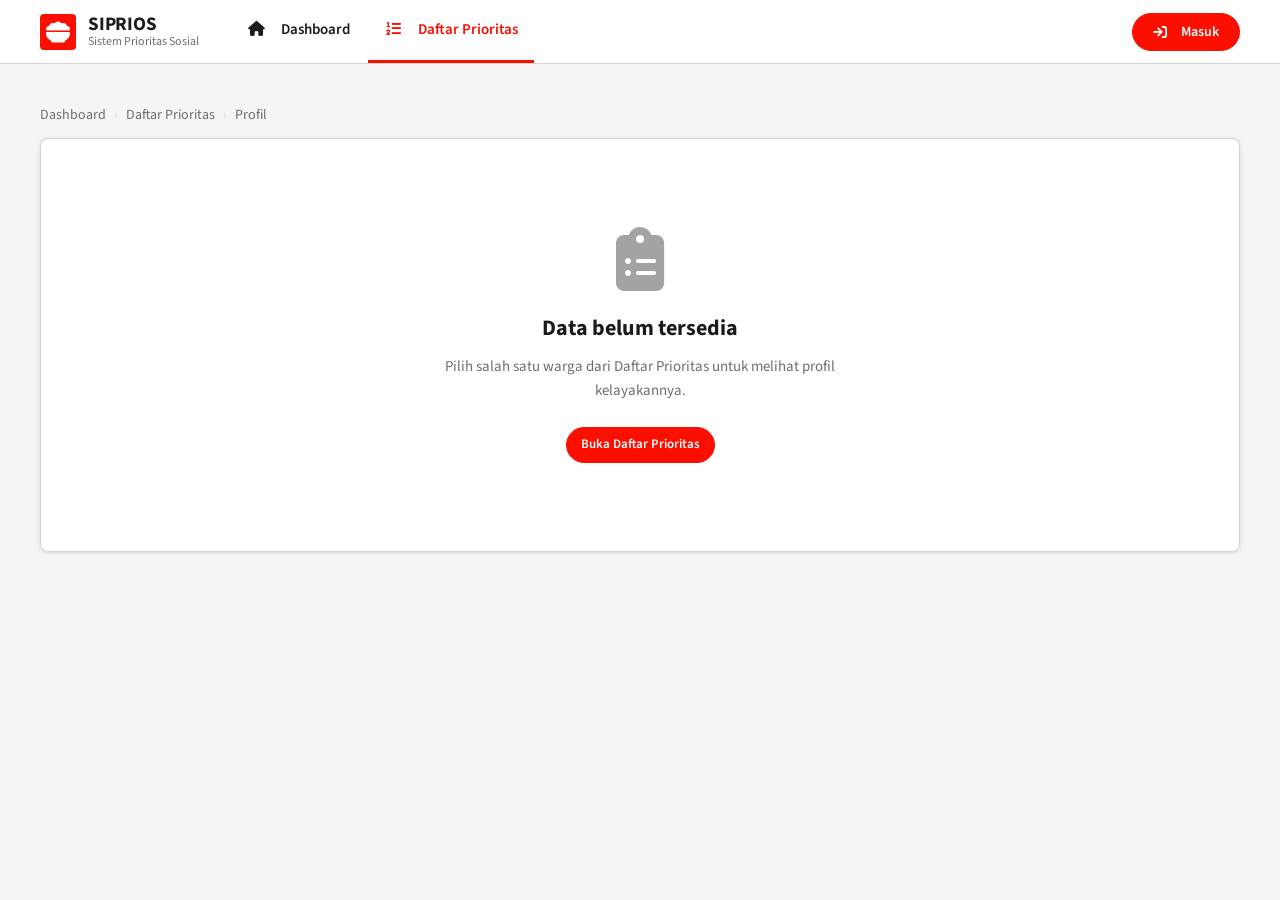
<file: frontend/pages/profil.html>
<!DOCTYPE html>
<html lang="id">
<head>
<meta charset="UTF-8">
<meta name="viewport" content="width=device-width, initial-scale=1.0">
<title>SIPRIOS</title>
<link rel="icon" type="image/svg+xml" href="../assets/favicon.svg">
<link rel="stylesheet" href="../css/style.css">
<link rel="stylesheet" href="../assets/fontawesome/css/all.min.css">
</head>
<body>
<div class="app" data-screen-label="Profil Warga">
  <div id="shell-sidebar"></div>
  <div class="main">
    <div id="shell-topbar"></div>
    <div class="content">
      <div class="content__inner" id="profilRoot"></div>
    </div>
  </div>
</div>

<script src="../js/core.js"></script>
<script>
(function () {
  var S = window.SIPRIOS;
  if (!S.renderShell({ active: "/pages/prioritas.html", title: "Profil Kelayakan Warga" })) return;

  var root = document.getElementById("profilRoot");
  var selectedId = S.Store.selectedId();

  var emptyHtml = '<nav class="breadcrumb"><a href="../index.html">Dashboard</a><span class="sep">&rsaquo;</span><a href="prioritas.html">Daftar Prioritas</a><span class="sep">&rsaquo;</span><span>Profil</span></nav>' +
    '<div class="card"><div class="empty"><div class="ic empty-icon"><i class="fa-solid fa-clipboard-list"></i></div><h3>Data belum tersedia</h3>' +
    '<p>Pilih salah satu warga dari Daftar Prioritas untuk melihat profil kelayakannya.</p>' +
    '<a class="btn btn--primary" href="prioritas.html">Buka Daftar Prioritas</a></div></div>';

  if (!selectedId) {
    root.innerHTML = emptyHtml;
    return;
  }

  S.overlay(true, "Memuat profil...");
  S.getWarga(selectedId).then(function (w) {
    S.overlay(false);
    renderProfil(w);
  }).catch(function (err) {
    S.overlay(false);
    S.toast(err.message || "Data warga tidak ditemukan.", "error");
    root.innerHTML = emptyHtml;
  });

  function renderProfil(w) {
  var yn = function (v) { return v === "Ya" ? "Ya" : v === "Tidak" ? "Tidak" : (v || "\u2014"); };
  var barColor = w.score >= 70 ? "#dc2626" : w.score >= 40 ? "#ca8a04" : "#16a34a";

  // Faktor
  var faktorHtml = w.faktor.map(function (f) {
    var arrow = f.dir === "up" ? '<i class="fa-solid fa-arrow-trend-up factor-icon"></i>' : f.dir === "down" ? '<i class="fa-solid fa-arrow-trend-down factor-icon"></i>' : '<i class="fa-solid fa-minus factor-icon"></i>';
    return '<div class="factor-item"><div class="factor-arrow ' + f.dir + '">' + arrow + '</div>' +
      '<div><p class="cat">' + f.cat + '</p><p class="detail">' + f.detail + '</p></div></div>';
  }).join("");

  // Card 4 — ringkasan data
  var rows = [
    ["Nomor KK", '<span class="kk-no">' + w.nomorKK + '</span>'],
    ["Nama Kepala Keluarga", w.nama],
    ["Sewa Bulanan", S.rupiah(w.sewaBulanan)],
    ["Punya Kulkas", yn(w.punyaKulkas)],
    ["Total Anggota Keluarga", w.totalAnggota + " orang"],
    ["Jumlah Dewasa", w.jumlahDewasa + " orang"],
    ["Jumlah Anak (0–19)", w.jumlahAnak + " orang"],
    ["Jumlah Lansia (65+)", w.jumlahLansia + " orang"],
    ["Jumlah Ruangan", w.jumlahRuangan + " ruang"],
    ["Jumlah Kamar Tidur", w.kamarTidur + " kamar"],
    ["Punya Kamar Mandi", yn(w.punyaKamarMandi)],
    ["Air Bersih di Dalam Rumah", yn(w.airBersih)],
    ["Ada Listrik", yn(w.adaListrik)],
    ["Punya Plafon", yn(w.punyaPlafon)],
    ["Punya Dapur", yn(w.punyaDapur)],
    ["Status Toilet", w.statusToilet],
    ["Status Kepemilikan Rumah", w.statusRumah],
    ["Rata-rata Tahun Sekolah Dewasa", w.rataSekolah + " tahun"],
    ["Ada yang Tidak Pernah Sekolah", yn(w.adaTidakSekolah)],
    ["Ada yang Pendidikan Tinggi (S1+)", yn(w.adaPendidikanTinggi)]
  ].map(function (r) { return '<tr><td class="k">' + r[0] + '</td><td class="v">' + r[1] + '</td></tr>'; }).join("");

  // Card 3 — kondisi hunian
  var kondClass = w.kondisi.cls;
  var fotoHtml = w.fotoUrl
    ? '<img class="condition-photo" src="' + w.fotoUrl + '" alt="Foto kondisi rumah ' + w.nama + '">'
    : '<div style="width:100%;max-width:200px;height:130px;border-radius:8px;background:repeating-linear-gradient(45deg,#f3f4f6 0 8px,#eceef0 8px 16px);display:grid;place-items:center;gap:8px;color:var(--color-muted);font-family:var(--mono);font-size:12px;text-align:center;"><i class="fa-solid fa-image" style="font-size:24px;"></i>foto kondisi<br>rumah belum<br>tersedia</div>';

  root.innerHTML =
    '<nav class="breadcrumb"><a href="../index.html">Dashboard</a><span class="sep">&rsaquo;</span><a href="prioritas.html">Daftar Prioritas</a><span class="sep">&rsaquo;</span><span>Profil: ' + w.nama + '</span></nav>' +
    '<div class="page-hero"><h1>Profil Kelayakan Warga</h1><div class="batik-rule"></div></div>' +

    '<div class="profil-layout">' +

      // KIRI
      '<div style="display:flex;flex-direction:column;gap:24px;">' +

        // Card 1
        '<div class="card">' +
          '<div style="display:flex;justify-content:space-between;align-items:flex-start;gap:16px;flex-wrap:wrap;">' +
            '<div><p class="profil-id__name">' + w.nama + '</p><span class="kk-no">' + w.nomorKK + '</span></div>' +
            '<div style="display:flex;flex-direction:column;gap:8px;align-items:flex-end;">' +
            '<span class="badge badge--' + w.kategori.key + ' badge--lg"><span class="dot"></span>' + w.kategori.label + '</span>' +
            (w.penerima ? '<span class="penerima-badge"><i class="fa-solid fa-check"></i> Penerima Bantuan</span>' : '') +
            '</div>' +
          '</div>' +
          '<div style="margin-top:20px;"><div style="font-size:13px;color:var(--color-muted);margin-bottom:6px;">Tingkat Kebutuhan Bantuan</div>' +
          '<div class="need-bar"><div class="track" style="height:10px;"><div class="fill" style="width:' + w.score + '%;background:' + barColor + '"></div></div></div></div>' +
        '</div>' +

        // Card 2
        '<div class="card">' +
          '<div class="section-head"><div><span class="eyebrow"><span class="diamond">&#9670;</span> Penilaian</span><h2 style="font-size:18px;margin-top:4px;">Faktor Penentu Kelayakan</h2></div></div>' +
          faktorHtml +
        '</div>' +

        // Card 3
        '<div class="card">' +
          '<div class="section-head"><div><span class="eyebrow"><span class="diamond">&#9670;</span> Hunian</span><h2 style="font-size:18px;margin-top:4px;">Kondisi Hunian dari Foto</h2></div></div>' +
          '<div style="display:flex;gap:20px;align-items:center;flex-wrap:wrap;">' + fotoHtml +
          '<div><span class="badge badge--' + kondClass + ' badge--lg">' + w.kondisi.label + '</span>' +
          '<p style="font-size:13px;color:var(--color-muted);margin:12px 0 0;max-width:260px;">Kondisi hunian dinilai dari kelengkapan fasilitas dasar yang dilaporkan pada formulir.</p></div></div>' +
        '</div>' +

        // Card 4
        '<div class="card">' +
          '<div class="section-head"><div><span class="eyebrow"><span class="diamond">&#9670;</span> Data</span><h2 style="font-size:18px;margin-top:4px;">Ringkasan Data yang Diinput</h2></div></div>' +
          '<table class="kv-table"><tbody>' + rows + '</tbody></table>' +
        '</div>' +

      '</div>' +

      // KANAN
      '<div style="display:flex;flex-direction:column;gap:24px;">' +
        '<div class="card">' +
          '<div class="section-head"><span class="eyebrow"><span class="diamond">&#9670;</span> Rekomendasi</span></div>' +
          '<div class="reco-box">' + w.rekomendasi + '</div>' +
        '</div>' +
        '<div class="card">' +
          '<div class="section-head"><span class="eyebrow"><span class="diamond">&#9670;</span> Navigasi</span></div>' +
          '<p style="font-size:13px;color:var(--color-muted);margin:0 0 16px;">Daftar Prioritas &rsaquo; Profil: ' + w.nama + '</p>' +
          '<a class="btn btn--ghost btn--block" href="prioritas.html"><i class="fa-solid fa-arrow-left btn-icon"></i>Kembali ke Daftar</a>' +
        '</div>' +
      '</div>' +

    '</div>';
  }
})();
</script>
</body>
</html>
</file>
<file: frontend/css/style.css>
/* 
   SIPRIOS — Sistem Prioritas Sosial
   Tema visual: Adobe Spectrum (merah #FA0F00, ink, putih/abu)
   Layout: navigasi atas horizontal (top navbar)
*/
@import url('https://fonts.googleapis.com/css2?family=Source+Sans+3:ital,wght@0,400;0,600;0,700;0,900&display=swap');

:root {
  --color-primary: #FA0F00;
  --color-on-primary: #ffffff;
  --color-primary-hover: #E00D00;
  --color-primary-light: #FFEBE9;
  --color-blue: #0265DC;
  --color-blue-light: #EAF2FE;
  --color-ink: #1B1B1B;
  --color-muted: #6E6E6E;
  --color-canvas: #ffffff;
  --color-bg: #F5F5F5;
  --color-surface-2: #E8E8E8;
  --color-border: #D3D3D3;
  --color-danger: #d7373f;
  --color-orange: #e68619;
  --color-yellow: #c8a200;
  --color-success: #008000;

  /* alias lama agar komponen tetap konsisten */
  --color-gold: var(--color-blue);
  --color-gold-light: var(--color-blue-light);

  --sans: "Source Sans 3", -apple-system, BlinkMacSystemFont, "Segoe UI", sans-serif;
  --serif: "Source Sans 3", -apple-system, BlinkMacSystemFont, "Segoe UI", sans-serif;
  --mono: "Source Code Pro", "Courier New", Courier, monospace;

  --sp-1: 4px;  --sp-2: 8px;  --sp-3: 12px; --sp-4: 16px;
  --sp-6: 24px; --sp-8: 32px; --sp-10: 40px; --sp-16: 64px;

  --radius-sm: 2px; --radius-md: 4px; --radius-lg: 8px; --radius-pill: 9999px;

  --shadow-card: 0 1px 4px rgba(0,0,0,.12);
  --shadow-hover: 0 4px 16px rgba(0,0,0,.15);
  --shadow-elevated: 0 8px 32px rgba(0,0,0,.22);

  --dur-fast: 130ms; --dur-base: 250ms; --easing: cubic-bezier(0.45, 0, 0.40, 1);
  --nav-h: 64px;
}

* { box-sizing: border-box; }
html, body { margin: 0; padding: 0; }

body {
  font-family: var(--sans);
  font-size: 16px;
  color: var(--color-ink);
  background: var(--color-bg);
  line-height: 1.6;
  -webkit-font-smoothing: antialiased;
}

a { color: inherit; text-decoration: none; }
::selection { background: var(--color-primary-light); }

:focus-visible {
  outline: 2px solid var(--color-blue);
  outline-offset: 2px;
}

@media (prefers-reduced-motion: reduce) {
  * { transition: none !important; animation: none !important; }
}

/* TOP NAVIGATION BAR */
.app { min-height: 100vh; }

.topnav {
  position: sticky; top: 0; z-index: 50;
  height: var(--nav-h);
  background: var(--color-canvas);
  border-bottom: 1px solid var(--color-border);
  display: flex;
  align-items: center;
  gap: var(--sp-8);
  padding: 0 var(--sp-10);
}

.topnav__brand { display: flex; align-items: center; gap: var(--sp-3); flex: none; }
.brand__mark {
  width: 36px; height: 36px;
  border-radius: var(--radius-md);
  background: var(--color-primary);
  display: grid; place-items: center;
  font-weight: 900;
  font-size: 16px;
  color: #fff;
  flex: none;
  letter-spacing: -0.02em;
}
.brand__text { display: flex; flex-direction: column; line-height: 1.05; }
.brand__name { font-weight: 700; font-size: 19px; color: var(--color-ink); letter-spacing: -0.01em; }
.brand__sub { font-size: 12px; color: var(--color-muted); margin-top: 1px; }

.topnav__nav { display: flex; align-items: stretch; height: 100%; gap: 2px; }
.topnav__link {
  height: 100%;
  display: inline-flex; align-items: center; gap: var(--sp-2);
  padding: 0 var(--sp-4);
  font-size: 15px; font-weight: 600;
  color: var(--color-ink);
  border-bottom: 3px solid transparent;
  transition: color var(--dur-fast) var(--easing), border-color var(--dur-fast) var(--easing);
  white-space: nowrap;
}
.topnav__link .nav__icon { font-size: 15px; }
.topnav__link:hover { color: var(--color-primary); }
.topnav__link.is-active { color: var(--color-primary); border-bottom-color: var(--color-primary); }

.topnav__right { margin-left: auto; display: flex; align-items: center; gap: var(--sp-4); flex: none; }

.sys-pill {
  display: inline-flex; align-items: center; gap: var(--sp-2);
  font-size: 13px; font-weight: 600; color: var(--color-muted);
  padding: 6px 12px; border: 1px solid var(--color-border); border-radius: var(--radius-pill);
  white-space: nowrap;
}
.status-dot { width: 8px; height: 8px; border-radius: 50%; flex: none; }
.status-dot.is-on { background: var(--color-success); box-shadow: 0 0 0 3px rgba(0,128,0,.18); }
.status-dot.is-off { background: var(--color-danger); box-shadow: 0 0 0 3px rgba(215,55,63,.18); }

.topbar__user { display: flex; align-items: center; gap: var(--sp-3); }
.topbar__user .ava {
  width: 36px; height: 36px; border-radius: 50%;
  background: var(--color-ink); color: #fff;
  display: grid; place-items: center; font-weight: 700; font-size: 12px;
}
.topbar__user .meta { line-height: 1.2; }
.topbar__user .meta b { font-size: 14px; }
.topbar__user .meta span { display: block; font-size: 12px; color: var(--color-muted); }

.nav-burger {
  display: none;
  width: 40px; height: 40px;
  border: 1px solid var(--color-border); border-radius: var(--radius-md);
  background: #fff; cursor: pointer; font-size: 18px;
  align-items: center; justify-content: center;
}

/* ---------- Main ---------- */
.main { min-height: calc(100vh - var(--nav-h)); }
.content { padding: var(--sp-10); }
.content__inner { max-width: 1200px; margin: 0 auto; }

.breadcrumb { font-size: 14px; color: var(--color-muted); margin-bottom: var(--sp-3); display: flex; gap: var(--sp-2); align-items: center; flex-wrap: wrap; }
.breadcrumb a:hover { color: var(--color-primary); }
.breadcrumb .sep { color: var(--color-border); }

/* ---------- Hero / page header ---------- */
.page-hero { margin-bottom: var(--sp-8); }
.page-hero h1 { font-size: 44px; font-weight: 700; color: var(--color-ink); margin: 0 0 var(--sp-2); letter-spacing: -0.02em; line-height: 1.1; }
.page-hero p { font-size: 18px; color: var(--color-muted); margin: 0; max-width: 680px; }

.batik-rule {
  height: 4px;
  border-radius: var(--radius-pill);
  background: var(--color-primary);
  margin: var(--sp-4) 0 var(--sp-8);
  width: 56px;
}

/* ---------- Section eyebrow ---------- */
.section-head { display: flex; align-items: center; justify-content: space-between; margin-bottom: var(--sp-4); gap: var(--sp-4); }
.eyebrow {
  display: inline-flex; align-items: center; gap: var(--sp-2);
  font-size: 12px; font-weight: 700; letter-spacing: .08em; text-transform: uppercase;
  color: var(--color-muted);
}
.eyebrow .diamond { color: var(--color-primary); font-size: 9px; }
.section-head h2 { font-size: 22px; font-weight: 700; margin: 0; letter-spacing: -0.01em; }
.section-sub { font-size: 14px; color: var(--color-muted); margin: 2px 0 0; }

/* ---------- Card ---------- */
.card {
  background: var(--color-canvas);
  border: 1px solid var(--color-border);
  border-radius: var(--radius-lg);
  box-shadow: var(--shadow-card);
  padding: var(--sp-6);
}
.card--pad-lg { padding: var(--sp-8); }
.card__title { font-size: 18px; font-weight: 700; margin: 0 0 var(--sp-1); display: flex; align-items: center; gap: var(--sp-2); }
.card__sub { font-size: 14px; color: var(--color-muted); margin: 0 0 var(--sp-4); }

/* ---------- Stat cards ---------- */
.stat-grid { display: grid; grid-template-columns: repeat(4, 1fr); gap: var(--sp-6); margin-bottom: var(--sp-8); }
.stat-card {
  background: var(--color-canvas);
  border: 1px solid var(--color-border);
  border-top: 3px solid var(--color-primary);
  border-radius: var(--radius-lg);
  box-shadow: var(--shadow-card);
  padding: var(--sp-6);
}
.stat-card .label { font-size: 12px; text-transform: uppercase; letter-spacing: .05em; color: var(--color-muted); font-weight: 700; }
.stat-card .value { font-size: 44px; font-weight: 700; color: var(--color-primary); line-height: 1.05; margin: var(--sp-3) 0 var(--sp-1); letter-spacing: -0.02em; }
.stat-card .value.is-empty { color: var(--color-border); }
.stat-card .hint { font-size: 14px; color: var(--color-muted); }
.stat-card.accent-gold { border-top-color: var(--color-ink); }
.stat-card.accent-gold .value { color: var(--color-ink); }
.stat-card .stat-status { display: inline-flex; align-items: center; gap: var(--sp-2); font-size: 24px; font-weight: 700; margin: var(--sp-3) 0 var(--sp-1); }

/* ---------- Buttons ---------- */
.btn {
  display: inline-flex; align-items: center; justify-content: center; gap: var(--sp-2);
  font-family: var(--sans); font-size: 13px; font-weight: 600;
  padding: 0 14px;
  border-radius: var(--radius-pill);
  border: 1.5px solid transparent;
  cursor: pointer;
  transition: background var(--dur-fast) var(--easing), border-color var(--dur-fast) var(--easing), color var(--dur-fast) var(--easing);
  height: 36px;
  white-space: nowrap;
}
.btn--primary { background: var(--color-primary); color: var(--color-on-primary); border-color: var(--color-primary); }
.btn--primary:hover { background: var(--color-primary-hover); border-color: var(--color-primary-hover); }
.btn--outline { background: #fff; color: var(--color-ink); border-color: var(--color-ink); }
.btn--outline:hover { background: var(--color-ink); color: #fff; }
.btn--ghost { background: transparent; color: var(--color-ink); border-color: var(--color-border); }
.btn--ghost:hover { border-color: var(--color-ink); }
.btn--block { width: 100%; }
.btn--lg { height: 36px; font-size: 13px; padding: 0 16px; }
.btn .ic { font-size: 11px; line-height: 1; }

/* ---------- Badges ---------- */
.badge {
  display: inline-flex; align-items: center; gap: 6px;
  font-size: 13px; font-weight: 700;
  padding: 4px 12px; border-radius: var(--radius-pill);
}
.badge .dot { width: 7px; height: 7px; border-radius: 50%; }
.badge--need1 { background: #fbe3e4; color: var(--color-danger); }
.badge--need1 .dot { background: var(--color-danger); }
.badge--need2 { background: #fcefdd; color: #b25e00; }
.badge--need2 .dot { background: var(--color-orange); }
.badge--need3 { background: #f7f0d3; color: #8a7400; }
.badge--need3 .dot { background: var(--color-yellow); }
.badge--need4 { background: #ececec; color: var(--color-muted); }
.badge--need4 .dot { background: var(--color-muted); }
.badge--lg { font-size: 15px; padding: 8px 18px; }
.badge--ok { background: #e3f1e3; color: var(--color-success); }
.badge--warn { background: #fcefdd; color: #b25e00; }
.badge--bad { background: #fbe3e4; color: var(--color-danger); }

/* ---------- Tables ---------- */
.table-wrap { overflow-x: auto; }
table.tbl { width: 100%; border-collapse: collapse; font-size: 15px; }
table.tbl thead th {
  background: var(--color-bg);
  color: var(--color-ink);
  text-align: left;
  font-size: 12px; text-transform: uppercase; letter-spacing: .05em; font-weight: 700;
  padding: 12px 16px;
  border-bottom: 2px solid var(--color-primary);
}
table.tbl thead th:first-child { border-top-left-radius: var(--radius-md); }
table.tbl thead th:last-child { border-top-right-radius: var(--radius-md); }
table.tbl tbody td { padding: 14px 16px; border-bottom: 1px solid var(--color-border); vertical-align: middle; }
table.tbl tbody tr:nth-child(even) { background: #fafafa; }
table.tbl tbody tr.is-clickable { cursor: pointer; transition: background var(--dur-fast) var(--easing); }
table.tbl tbody tr.is-clickable:hover { background: var(--color-primary-light); }
.kk-no { font-family: var(--mono); font-size: 14px; color: var(--color-muted); }
.rank-num { font-size: 15px; color: var(--color-primary); font-weight: 700; }

/* need bar */
.need-bar { display: flex; align-items: center; gap: var(--sp-3); }
.need-bar .track { flex: 1; height: 8px; background: var(--color-surface-2); border-radius: var(--radius-pill); overflow: hidden; min-width: 80px; }
.need-bar .fill { height: 100%; border-radius: var(--radius-pill); transition: width var(--dur-base) var(--easing); }
.need-bar .val { font-weight: 700; font-size: 15px; width: 34px; text-align: right; }

/* ---------- Empty state ---------- */
.empty { text-align: center; padding: var(--sp-16) var(--sp-6); }
.empty .ic { font-size: 64px; line-height: 1; }
.empty h3 { font-size: 22px; font-weight: 700; margin: var(--sp-4) 0 var(--sp-2); }
.empty p { font-size: 15px; color: var(--color-muted); max-width: 420px; margin: 0 auto var(--sp-6); }

/* ---------- Forms ---------- */
.form-grid { display: grid; grid-template-columns: 1fr 1fr; gap: var(--sp-4) var(--sp-6); }
.field { display: flex; flex-direction: column; gap: 6px; }
.field--full { grid-column: 1 / -1; }
.field label { font-size: 15px; font-weight: 700; }
.field label .req { color: var(--color-primary); margin-left: 2px; }
.field .helper { font-size: 13px; color: var(--color-muted); }
.field input[type="text"],
.field input[type="password"],
.field input[type="number"],
.field input[type="email"],
.field select {
  font-family: var(--sans); font-size: 16px;
  padding: 10px 12px;
  border: 1px solid var(--color-muted);
  border-radius: var(--radius-md);
  background: #fff;
  color: var(--color-ink);
  transition: border-color var(--dur-fast) var(--easing), box-shadow var(--dur-fast) var(--easing);
}
.field input:focus, .field select:focus {
  outline: none;
  border-color: var(--color-blue);
  box-shadow: 0 0 0 2px rgba(2,101,220,.35);
}
.field.is-error input, .field.is-error select, .field.is-error .pill-row, .field.is-error .stepper { border-color: var(--color-danger); }
.field.is-error input, .field.is-error select { box-shadow: 0 0 0 2px rgba(215,55,63,.25); }
.field .err-msg { font-size: 13px; color: var(--color-danger); font-weight: 600; display: none; }
.field.is-error .err-msg { display: block; }

.fieldset-label { font-size: 18px; font-weight: 700; margin: var(--sp-6) 0 var(--sp-3); grid-column: 1 / -1; display: flex; align-items: center; gap: var(--sp-2); color: var(--color-ink); padding-bottom: var(--sp-2); border-bottom: 1px solid var(--color-border); }
.fieldset-label .diamond { color: var(--color-primary); font-size: 10px; }

/* stepper */
.stepper { display: flex; align-items: stretch; border: 1px solid var(--color-muted); border-radius: var(--radius-md); overflow: hidden; width: fit-content; }
.stepper button { width: 40px; border: none; background: var(--color-bg); font-size: 18px; cursor: pointer; color: var(--color-ink); transition: background var(--dur-fast); }
.stepper button:hover { background: var(--color-primary); color: #fff; }
.stepper input { width: 70px; border: none; text-align: center; font-size: 16px; -moz-appearance: textfield; }
.stepper input::-webkit-outer-spin-button, .stepper input::-webkit-inner-spin-button { -webkit-appearance: none; margin: 0; }
.stepper-unit { font-size: 13px; color: var(--color-muted); align-self: center; margin-left: var(--sp-2); }
.stepper-row { display: flex; align-items: center; }

/* Yes/No pill radio */
.pill-row { display: flex; gap: 10px; flex-wrap: wrap; }
.pill {
  position: relative;
  display: inline-flex; align-items: center; justify-content: center;
  padding: 10px 24px;
  border: 1px solid var(--color-muted);
  border-radius: var(--radius-pill);
  background: #fff;
  color: var(--color-ink);
  font-size: 15px; font-weight: 600;
  cursor: pointer; user-select: none;
  transition: all var(--dur-fast) var(--easing);
  min-height: 44px;
}
.pill input { position: absolute; opacity: 0; width: 0; height: 0; }
.pill:hover { border-color: var(--color-primary); color: var(--color-primary); }
.pill.is-checked { border: 2px solid var(--color-primary); background: var(--color-primary); color: #fff; font-weight: 700; padding: 9px 23px; }

/* file upload */
.upload {
  border: 2px dashed var(--color-border);
  border-radius: var(--radius-lg);
  padding: var(--sp-6);
  text-align: center; cursor: pointer;
  transition: border-color var(--dur-fast), background var(--dur-fast);
  background: var(--color-bg);
}
.upload:hover { border-color: var(--color-primary); background: var(--color-primary-light); }
.upload .ic { font-size: 28px; }
.upload p { margin: var(--sp-2) 0 0; font-size: 14px; color: var(--color-muted); }
.upload-preview { display: flex; align-items: center; gap: var(--sp-4); margin-top: var(--sp-3); }
.upload-preview img { width: 88px; height: 88px; object-fit: cover; border-radius: var(--radius-md); border: 1px solid var(--color-border); }

/* ---------- Summary panel (input) ---------- */
.input-layout { display: grid; grid-template-columns: 58% 42%; gap: var(--sp-6); align-items: start; }
.summary-panel { position: sticky; top: calc(var(--nav-h) + 24px); }
.summary-row { display: flex; justify-content: space-between; align-items: center; padding: 10px 0; border-bottom: 1px solid var(--color-border); font-size: 15px; }
.summary-row:last-child { border-bottom: none; }
.summary-row .k { color: var(--color-muted); }
.summary-row .v { font-weight: 700; }
.util-grid { display: grid; grid-template-columns: 1fr 1fr; gap: var(--sp-2); margin: var(--sp-3) 0; }
.util-chip { display: flex; align-items: center; gap: var(--sp-2); font-size: 14px; padding: 8px 10px; border-radius: var(--radius-md); background: var(--color-bg); }
.util-chip .mark { width: 18px; height: 18px; border-radius: 50%; display: grid; place-items: center; font-size: 11px; color: #fff; flex: none; }
.util-chip .mark.yes { background: var(--color-success); }
.util-chip .mark.no { background: var(--color-border); color: var(--color-muted); }
.progress-wrap { margin-top: var(--sp-4); }
.progress-label { display: flex; justify-content: space-between; font-size: 14px; margin-bottom: 6px; font-weight: 600; }
.progress-track { height: 10px; background: var(--color-surface-2); border-radius: var(--radius-pill); overflow: hidden; }
.progress-fill { height: 100%; width: 0%; background: var(--color-primary); border-radius: var(--radius-pill); transition: width var(--dur-base) var(--easing); }

/* ---------- Toolbar (prioritas) ---------- */
.toolbar { display: flex; align-items: center; gap: var(--sp-4); flex-wrap: wrap; margin-bottom: var(--sp-6); }
.search-box { position: relative; flex: 1; min-width: 240px; }
.search-box input { width: 100%; padding: 10px 14px 10px 38px; border: 1px solid var(--color-muted); border-radius: var(--radius-md); font-size: 15px; background: #fff; }
.search-box input:focus { outline: none; border-color: var(--color-blue); box-shadow: 0 0 0 2px rgba(2,101,220,.35); }
.search-box .ic { position: absolute; left: 12px; top: 50%; transform: translateY(-50%); color: var(--color-muted); }
.chip-row { display: flex; gap: var(--sp-2); flex-wrap: wrap; }
.chip {
  padding: 8px 16px; border: 1px solid var(--color-border); border-radius: var(--radius-pill);
  background: #fff; font-size: 14px; font-weight: 600; color: var(--color-muted); cursor: pointer;
  transition: all var(--dur-fast);
}
.chip:hover { border-color: var(--color-primary); color: var(--color-primary); }
.chip.is-active { background: var(--color-primary); color: #fff; border-color: var(--color-primary); }
.toolbar-actions { display: flex; gap: var(--sp-2); margin-left: auto; }

/* ---------- Profil ---------- */
.profil-layout { display: grid; grid-template-columns: 62% 38%; gap: var(--sp-6); align-items: start; }
.factor-item { display: flex; gap: var(--sp-3); padding: var(--sp-4) 0; border-bottom: 1px solid var(--color-border); }
.factor-item:last-child { border-bottom: none; }
.factor-arrow { font-size: 16px; width: 24px; flex: none; text-align: center; padding-top: 1px; }
.factor-arrow.up { color: var(--color-danger); }
.factor-arrow.down { color: var(--color-success); }
.factor-arrow.neutral { color: var(--color-muted); }
.factor-item .cat { font-size: 15px; font-weight: 700; color: var(--color-ink); margin: 0 0 2px; }
.factor-item .detail { font-size: 15px; color: var(--color-ink); margin: 0; }
.kv-table { width: 100%; border-collapse: collapse; font-size: 15px; }
.kv-table tr:nth-child(odd) { background: var(--color-bg); }
.kv-table td { padding: 10px 14px; }
.kv-table td.k { color: var(--color-muted); width: 55%; }
.kv-table td.v { font-weight: 700; text-align: right; }
.condition-photo { width: 100%; max-width: 200px; border-radius: var(--radius-lg); border: 1px solid var(--color-border); }
.profil-id__name { font-size: 26px; font-weight: 700; margin: 0 0 4px; letter-spacing: -0.01em; }
.reco-box { background: var(--color-primary-light); border-radius: var(--radius-md); padding: var(--sp-4); font-size: 15px; line-height: 1.6; margin-bottom: var(--sp-4); border-left: 3px solid var(--color-primary); }

/* ---------- Callout ---------- */
.callout {
  background: var(--color-blue-light);
  border: 1px solid #cfe0fa;
  border-left: 3px solid var(--color-blue);
  border-radius: var(--radius-md);
  padding: var(--sp-4) var(--sp-6);
  font-size: 14px;
  display: flex; gap: var(--sp-3); align-items: flex-start;
}
.callout .ic { color: var(--color-blue); font-size: 18px; flex: none; }

.footer-note { font-size: 14px; color: var(--color-muted); text-align: center; margin-top: var(--sp-16); padding-bottom: var(--sp-6); }

/* ---------- Toast ---------- */
.toast-stack { position: fixed; bottom: 20px; right: 20px; z-index: 9999; display: flex; flex-direction: column; gap: var(--sp-2); }
.toast {
  max-width: 380px; padding: 16px 20px; border-radius: var(--radius-lg); color: #fff; font-size: 15px;
  display: flex; align-items: center; gap: var(--sp-3); box-shadow: var(--shadow-elevated);
  animation: toastIn var(--dur-base) var(--easing);
}
.toast.success { background: var(--color-success); }
.toast.error { background: var(--color-danger); }
.toast.info { background: var(--color-ink); }
.toast .ic { font-size: 16px; }
@keyframes toastIn { from { transform: translateX(120%); opacity: 0; } to { transform: translateX(0); opacity: 1; } }

/* ---------- Loading overlay ---------- */
.overlay { position: fixed; inset: 0; background: rgba(0,0,0,.55); display: none; align-items: center; justify-content: center; flex-direction: column; gap: 12px; z-index: 9999; }
.overlay.is-on { display: flex; }
.spinner { width: 40px; height: 40px; border: 4px solid rgba(255,255,255,.2); border-top-color: #FA0F00; border-radius: 50%; animation: spin .8s linear infinite; margin: 0; }
@keyframes spin { to { transform: rotate(360deg); } }
.overlay .ot { color: #fff; font-size: 14px; margin: 0; text-align: center; }

/* ---------- Modal ---------- */
.modal-backdrop { position: fixed; inset: 0; background: rgba(0,0,0,.6); display: none; place-items: center; z-index: 9990; padding: var(--sp-4); }
.modal-backdrop.is-on { display: grid; }
.modal { background: #fff; border-radius: var(--radius-lg); padding: var(--sp-8); max-width: 480px; width: 100%; max-height: 90vh; overflow-y: auto; box-shadow: var(--shadow-elevated); position: relative; }
.modal h3 { font-size: 22px; font-weight: 700; color: var(--color-ink); margin: 0 0 var(--sp-4); letter-spacing: -0.01em; }
.modal .close { position: absolute; top: var(--sp-4); right: var(--sp-4); width: 32px; height: 32px; border: none; background: none; font-size: 20px; color: var(--color-muted); cursor: pointer; border-radius: var(--radius-md); }
.modal .close:hover { color: var(--color-ink); background: var(--color-bg); }
.modal textarea { width: 100%; min-height: 96px; padding: 10px 12px; border: 1px solid var(--color-muted); border-radius: var(--radius-md); font-family: var(--sans); font-size: 15px; resize: vertical; }
.modal textarea:focus { outline: none; border-color: var(--color-blue); box-shadow: 0 0 0 2px rgba(2,101,220,.35); }

/* Modal buttons — lebih besar dari default untuk konteks dialog */
#sipriosModal .btn { font-size: 14px; height: 40px; }
#sipriosModal .btn--ghost { font-size: 14px; }
.guest-tag {
  display: inline-flex; align-items: center; gap: var(--sp-2);
  font-size: 13px; font-weight: 600; color: var(--color-muted);
  padding: 6px 12px; border: 1px solid var(--color-border); border-radius: var(--radius-pill);
  white-space: nowrap;
}
.auth-head { display: flex; align-items: center; gap: var(--sp-3); margin-bottom: var(--sp-6); }
.auth-head .brand__mark { width: 44px; height: 44px; font-size: 19px; }
.auth-head h3 { font-size: 20px; }
.auth-tabs { display: flex; gap: var(--sp-1); border-bottom: 1px solid var(--color-border); margin-bottom: var(--sp-6); }
.auth-tab { flex: 1; padding: 12px; background: none; border: none; border-bottom: 3px solid transparent; font-family: var(--sans); font-weight: 700; font-size: 15px; color: var(--color-muted); cursor: pointer; transition: color var(--dur-fast), border-color var(--dur-fast); }
.auth-tab:hover { color: var(--color-ink); }
.auth-tab.is-active { color: var(--color-primary); border-bottom-color: var(--color-primary); }
.auth-pane { display: flex; flex-direction: column; gap: var(--sp-4); }
.auth-pane[hidden] { display: none; }
.auth-hint { font-size: 13px; color: var(--color-muted); background: var(--color-bg); padding: 12px 14px; border-radius: var(--radius-md); line-height: 1.7; border: 1px solid var(--color-border); }
.admin-banner { margin-bottom: var(--sp-6); }
.penerima-badge { display: inline-flex; align-items: center; gap: 5px; font-size: 12px; font-weight: 700; padding: 3px 10px; border-radius: var(--radius-pill); background: #e3f1e3; color: var(--color-success); }
.auth-screen { display: flex; justify-content: center; padding: var(--sp-10) var(--sp-2) var(--sp-16); }
.auth-card { width: 100%; max-width: 440px; }
.nav-badge { display: inline-grid; place-items: center; min-width: 18px; height: 18px; padding: 0 5px; margin-left: 4px; border-radius: var(--radius-pill); background: var(--color-primary); color: #fff; font-size: 11px; font-weight: 700; vertical-align: middle; }

/* ---------- Charts ---------- */
.bar-chart { display: flex; align-items: flex-end; gap: var(--sp-4); height: 200px; padding-top: var(--sp-6); }
.bar-col { flex: 1; display: flex; flex-direction: column; align-items: center; justify-content: flex-end; gap: var(--sp-2); height: 100%; }
.bar-col .bar { width: 100%; max-width: 56px; border-radius: var(--radius-md) var(--radius-md) 0 0; transition: height var(--dur-base) var(--easing); min-height: 4px; }
.bar-col .bar-val { font-weight: 700; font-size: 15px; }
.bar-col .bar-label { font-size: 12px; color: var(--color-muted); text-align: center; margin-top: 8px; line-height: 1.3; max-width: 72px; }

.layout-2col { display: grid; grid-template-columns: 1fr 1fr; gap: var(--sp-6); }

/* ---------- Responsive ---------- */
@media (max-width: 1024px) {
  .topnav { gap: var(--sp-4); padding: 0 var(--sp-6); }
  .stat-grid { grid-template-columns: 1fr 1fr; }
}
@media (max-width: 860px) {
  .nav-burger { display: inline-flex; order: 3; }
  .topnav__right .sys-pill { display: none; }
  .topnav__nav {
    position: absolute; top: var(--nav-h); left: 0; right: 0;
    flex-direction: column; align-items: stretch; height: auto;
    background: #fff; border-bottom: 1px solid var(--color-border);
    box-shadow: var(--shadow-hover);
    padding: var(--sp-2);
    display: none;
  }
  .topnav__nav.is-open { display: flex; }
  .topnav__link { height: 52px; border-bottom: none; border-left: 3px solid transparent; padding: 0 var(--sp-4); }
  .topnav__link.is-active { border-left-color: var(--color-primary); background: var(--color-primary-light); }
  .input-layout { grid-template-columns: 1fr; }
  .summary-panel { position: static; order: -1; }
  .profil-layout { grid-template-columns: 1fr; }
  .layout-2col { grid-template-columns: 1fr; }
}
@media (max-width: 680px) {
  .content { padding: var(--sp-6); }
  .page-hero h1 { font-size: 34px; }
  .stat-grid { grid-template-columns: 1fr; }
  .form-grid { grid-template-columns: 1fr; }
  .toolbar-actions { margin-left: 0; width: 100%; flex-wrap: wrap; }
  .brand__sub { display: none; }
  .topbar__user .meta { display: none; }
}

/* Ikon Font Awesome */
.nav-icon { width: 18px; text-align: center; margin-right: 8px; }
.btn-icon { margin-right: 6px; }
.stat-icon { font-size: 24px; opacity: 0.7; }
.empty-icon { font-size: 48px; margin-bottom: 16px; opacity: 0.4; }
.toast-icon { margin-right: 8px; }
.factor-icon { width: 16px; text-align: center; }
</file>
